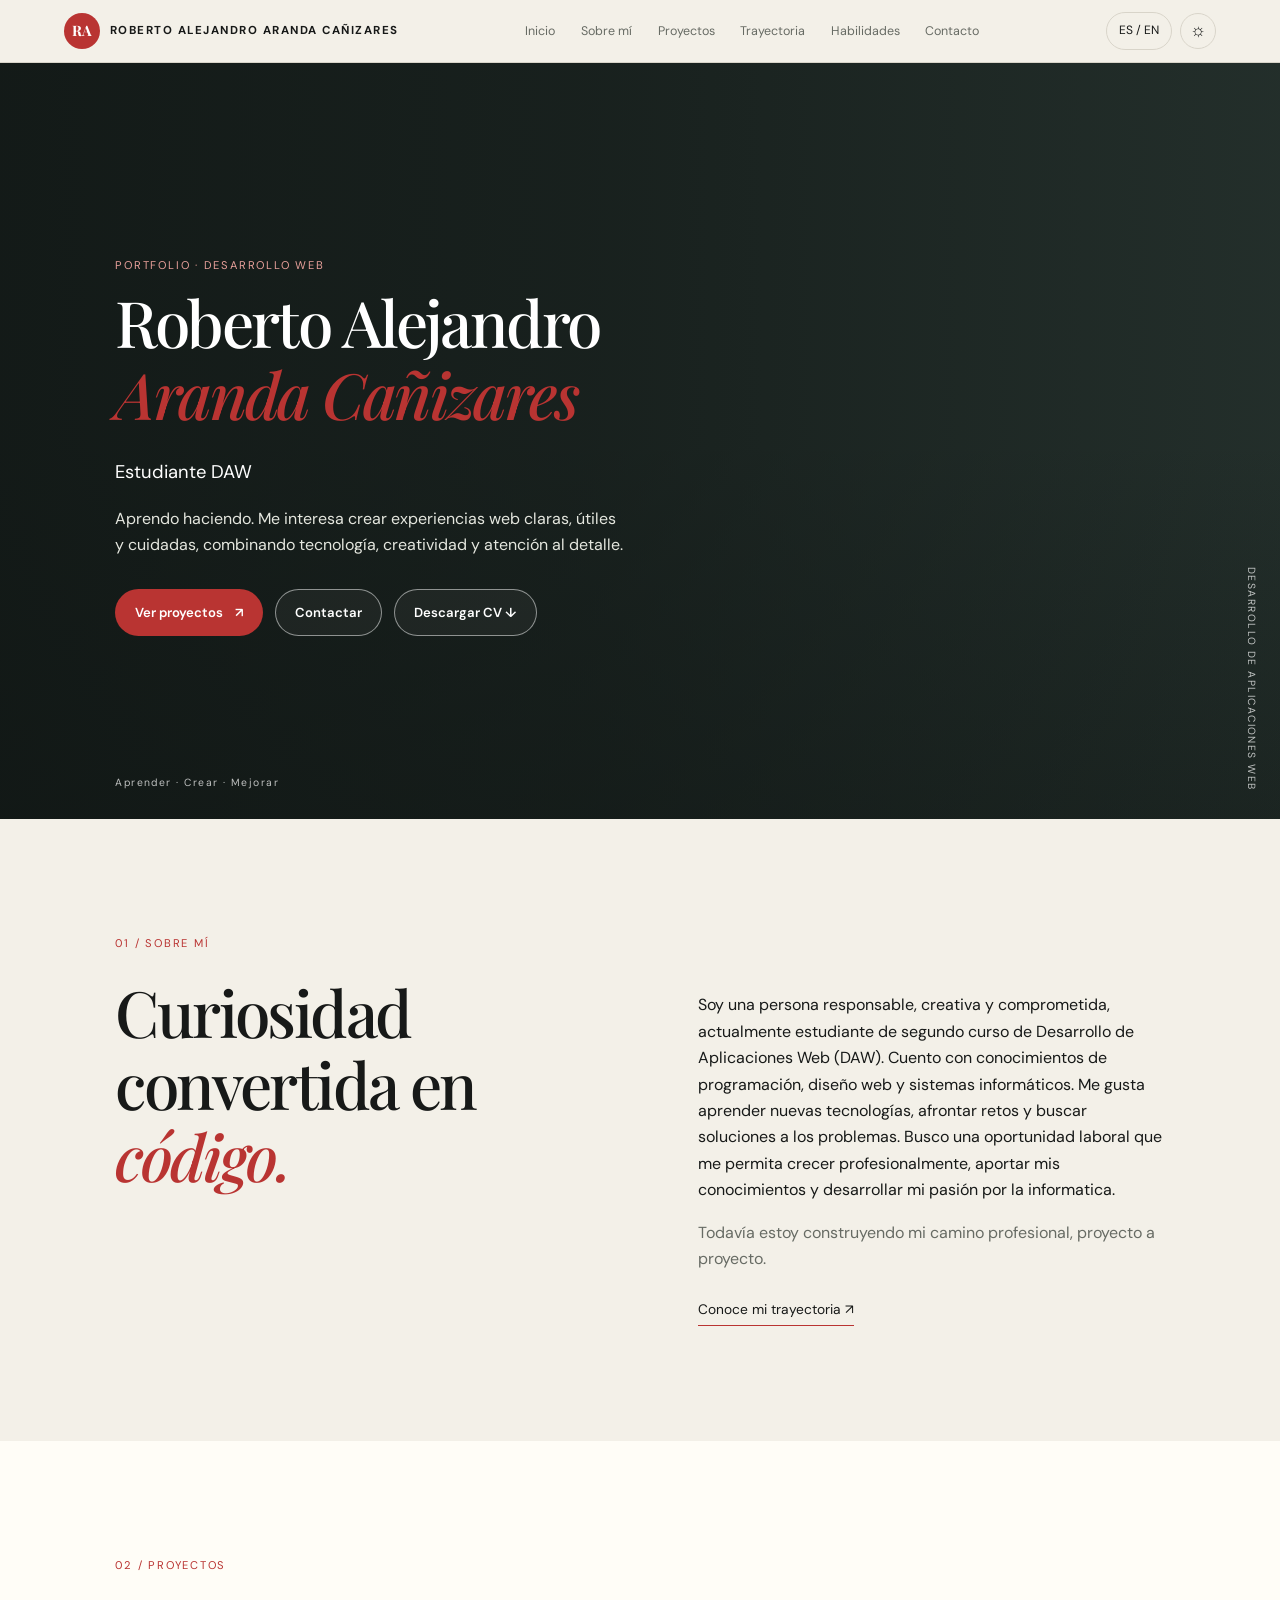
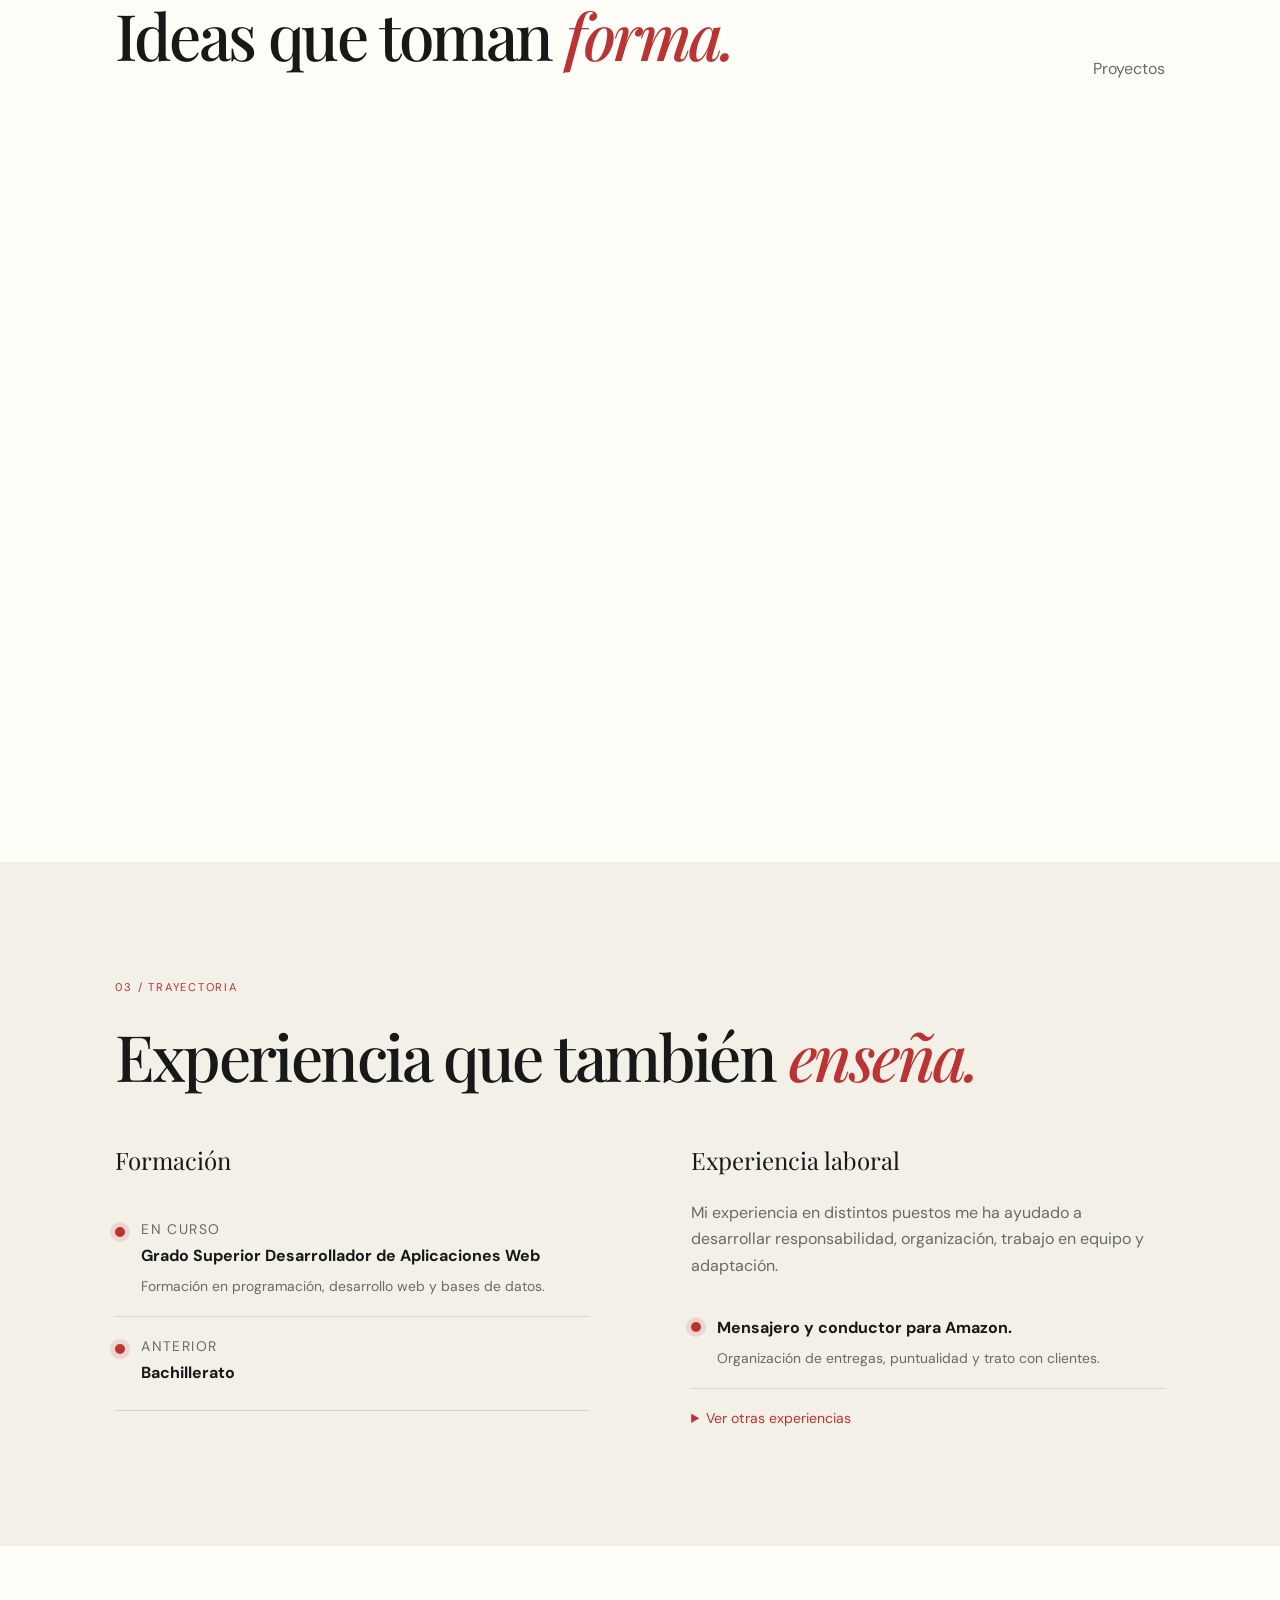
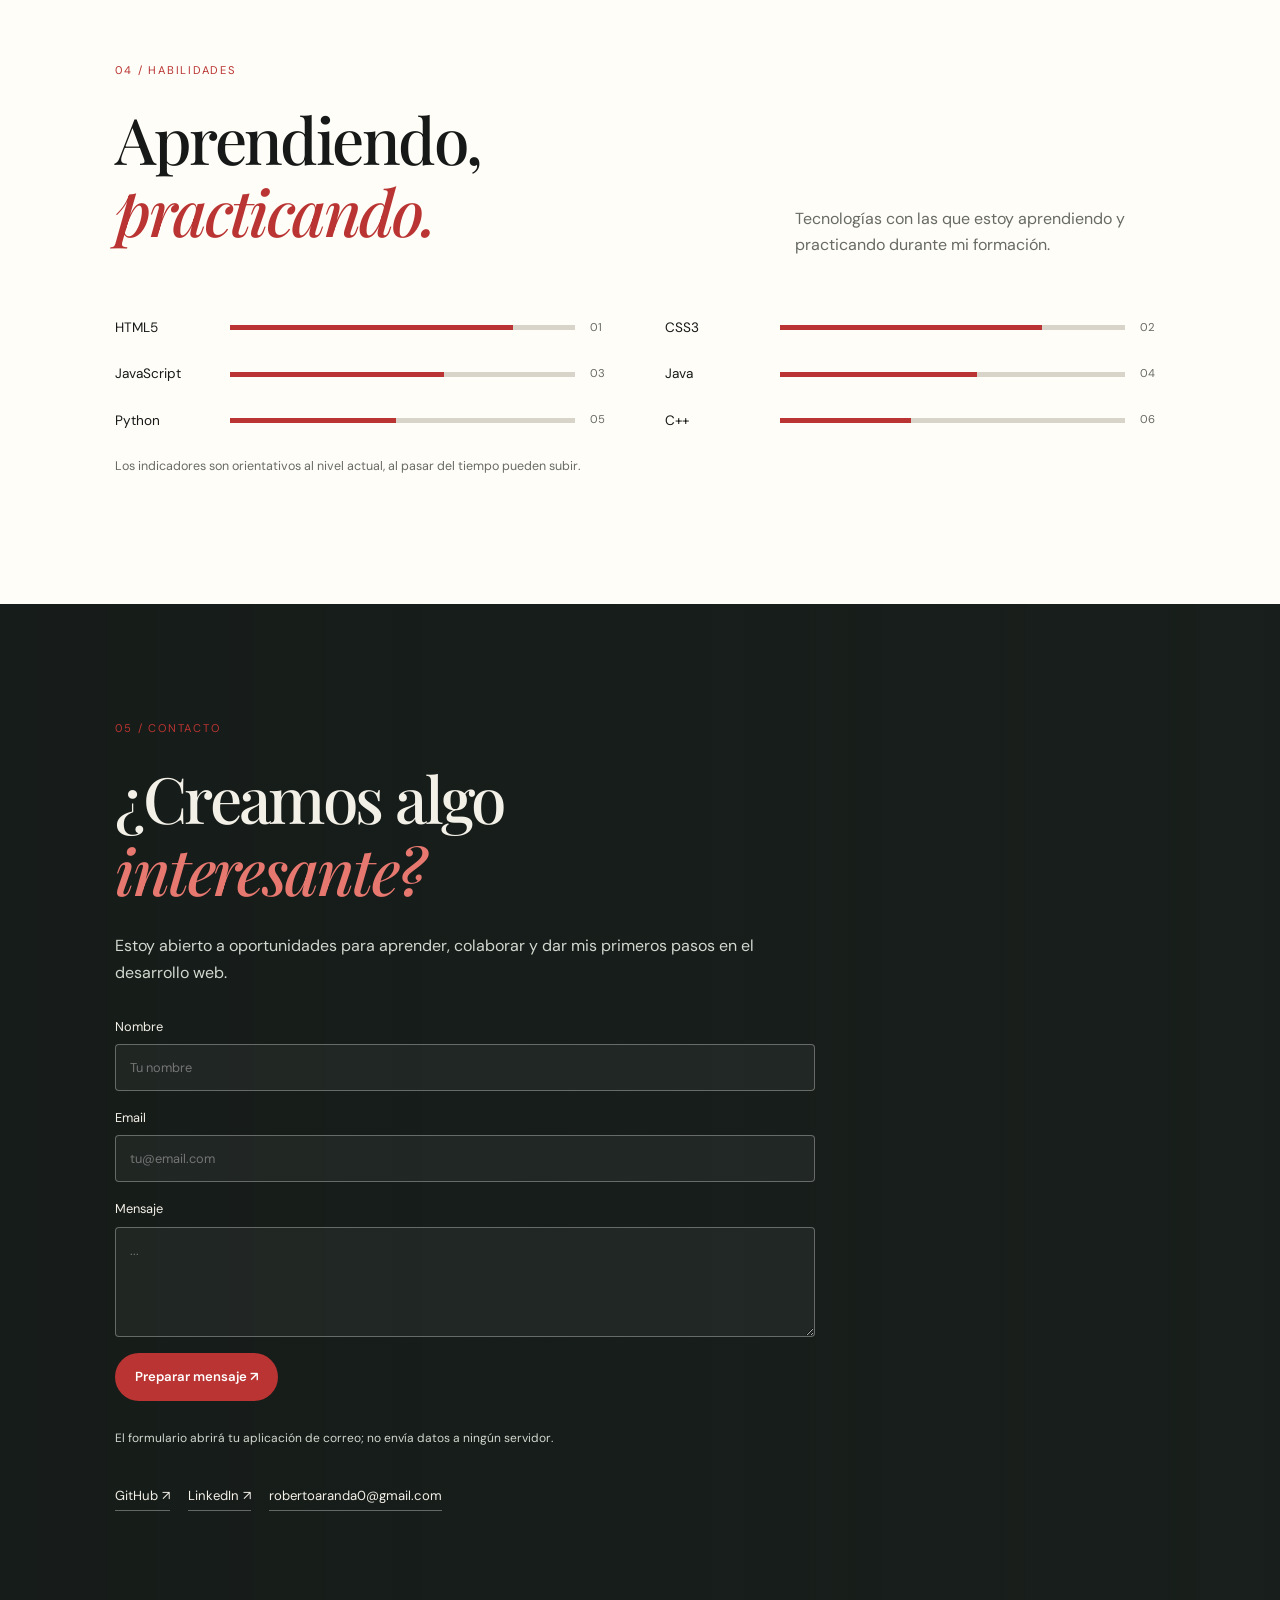
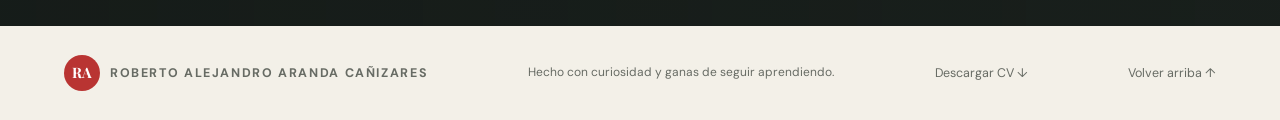
<file: index.html>
<!doctype html>
<html lang="es">
<head>
<meta charset="utf-8"><meta name="viewport" content="width=device-width, initial-scale=1">
<meta name="theme-color" content="#171918"><meta name="description" content="Portfolio de Roberto Alejandro Aranda Cañizares, estudiante Desarrollador de Aplicaciones Web">
<title>Roberto Alejandro Aranda Cañizares — Portfolio DAW</title><link rel="stylesheet" href="styles.css">
</head>
<body>
<a class="skip-link" href="#main" data-i18n="skip">Saltar al contenido</a>
<header class="topbar">
<a class="brand" href="#inicio" aria-label="Roberto Alejandro Aranda Cañizares, inicio"><span class="brand-mark">RA</span><span>ROBERTO ALEJANDRO ARANDA CAÑIZARES</span></a>
<button class="menu-toggle" aria-label="Abrir menú" aria-expanded="false"><span></span><span></span></button>
<nav class="nav" aria-label="Navegación principal">
<a href="#inicio" data-i18n="navHome">Inicio</a><a href="#sobre-mi" data-i18n="navAbout">Sobre mí</a><a href="#proyectos" data-i18n="navProjects">Proyectos</a><a href="#trayectoria" data-i18n="navPath">Trayectoria</a><a href="#habilidades" data-i18n="navSkills">Habilidades</a><a href="#contacto" data-i18n="navContact">Contacto</a>
</nav>
<div class="tools"><button id="language-toggle" class="text-button" aria-label="Switch language">ES / EN</button><button id="theme-toggle" class="icon-button" aria-label="Cambiar tema" title="Cambiar tema">☼</button></div>
</header>
<main id="main">
<section class="hero section" id="inicio"><div class="hero-image" role="img" aria-label="Montañas y lago al atardecer con árboles rojizos"></div><div class="hero-shade"></div><div class="hero-content reveal">
<p class="eyebrow" data-i18n="heroEyebrow">PORTFOLIO · DESARROLLO WEB</p><h2>Roberto Alejandro<br><em>Aranda Cañizares</em></h2><p class="hero-role" data-i18n="heroRole">Estudiante DAW</p>
<p class="hero-copy" data-i18n="heroCopy">Aprendo haciendo. Me interesa crear experiencias web claras, útiles y cuidadas, combinando tecnología, creatividad y atención al detalle.</p>
<div class="actions"><a class="button button-red" href="#proyectos" data-i18n="seeProjects">Ver proyectos <span>↗</span></a><a class="button button-outline" href="#contacto" data-i18n="contactMe">Contactar</a><a class="button button-outline" href="CV.pdf" download data-i18n="downloadCV">Descargar CV ↓</a></div>
</div><span class="hero-caption" data-i18n="heroCaption">Aprender · Crear · Mejorar</span><span class="vertical-note">DESARROLLO DE APLICACIONES WEB</span></section>
<section class="intro section" id="sobre-mi"><div class="section-index">01 / <span data-i18n="navAbout">Sobre mí</span></div><div class="intro-grid"><h2 data-i18n="aboutTitle">Curiosidad<br>convertida en <em>código.</em></h2><div class="intro-text"><p data-i18n="aboutText">Soy una persona responsable, creativa y comprometida, actualmente estudiante de segundo curso de Desarrollo de Aplicaciones Web (DAW). Cuento con conocimientos de programación, diseño web y sistemas informáticos. Me gusta aprender nuevas tecnologías, afrontar retos y buscar soluciones a los problemas. Busco una oportunidad laboral que me permita crecer profesionalmente, aportar mis conocimientos y desarrollar mi pasión por la informatica. </p><p class="muted" data-i18n="aboutNote">Todavía estoy construyendo mi camino profesional, proyecto a proyecto.</p><a class="under-link" href="#trayectoria" data-i18n="seePath">Conoce mi trayectoria ↗</a></div></div></section>
<section class="projects section" id="proyectos"><div class="section-heading"><div><div class="section-index">02 / <span data-i18n="navProjects">Proyectos</span></div><h2 data-i18n="projectsTitle">Ideas que toman <em>forma.</em></h2></div><p data-i18n="projectsIntro">Proyectos</p></div>
<div class="project-grid">
<article class="project-card project-one reveal"><div class="project-art art-dashboard"><div class="mini-top"><span>Espacio</span><span>☰</span></div><div class="mini-greeting" data-i18n="demoGreeting">Un espacio para ti</div><div class="mini-stats"><div><b>01</b><small data-i18n="demoTasks">Proyectos</small></div><div><b>82%</b><small data-i18n="demoProgress">progreso</small></div></div><div class="mini-bars"><i></i><i></i><i></i><i></i><i></i><i></i><i></i></div></div><div class="project-info"><div class="project-number">PROYECTO 01</div><h3 data-i18n="projectOneTitle">Signalis</h3><p data-i18n="projectOneDesc">Una interfaz conceptual, descripcion de personajes y juego, en versión 3D</p><a href="https://robertoaranda0-maker.github.io/Signalis/" download data-i18n="downloadCV">Ver Proyecto</a><div class="tags"><span>HTML</span><span>CSS</span><span>JavaScript</span></div>
</div><p class="demo-note" data-i18n="demoNote">Nota: Los proyectos son demostraciones visuales.</p></section>
<section class="path section" id="trayectoria"><div class="section-index">03 / <span data-i18n="navPath">Trayectoria</span></div><h2 data-i18n="pathTitle">Experiencia que también <em>enseña.</em></h2><div class="path-grid"><div><h3 data-i18n="education">Formación</h3><div class="timeline-item"><span class="timeline-dot"></span><div><p class="timeline-meta" data-i18n="currentStudy">En curso</p><h4 data-i18n="dawTitle">Grado Superior Desarrollador de Aplicaciones Web</h4><p data-i18n="dawDesc">Formación en programación, desarrollo web y bases de datos.</p></div></div><div class="timeline-item"><span class="timeline-dot"></span><div><p class="timeline-meta">Anterior</p><h4 data-i18n="bachTitle">Bachillerato</h4></div></div></div><div><h3 data-i18n="workExperience">Experiencia laboral</h3><p class="path-intro" data-i18n="workIntro">Mi experiencia en distintos puestos me ha ayudado a desarrollar responsabilidad, organización, trabajo en equipo y adaptación.</p><div class="timeline-item"><span class="timeline-dot"></span><div><h4>Mensajero y conductor para Amazon. </h4><p data-i18n="amazonDesc">Organización de entregas, puntualidad y trato con clientes.</div></div><details class="other-work"><summary data-i18n="otherJobs">Ver otras experiencias</summary><ul><li>Operario en almacén, organizador y exportación de pedidos. Arvato</li><li>Mozo carretillero y preparador de pedidos. Logista</li><li>Práctica como recepcionista y atención al cliente. Hotel Ebora</li><li>Repartidor, organización de pedidos. Pizzería Artesana La Piccola</li><li>Práctica en fabricación de piezas y dibujo técnico en Mecanizado. Vifesa</li><li>Práctica como monitor y entrenador personal en Gimnasio. AltaFit</li><li>Ayudante en electricidad, baja tensión en general. Particular</li><li>Ayudante taller mecánico, mecánica en general. Talleres en la zona</li><li>Técnico comercial. Electricidad y Gas para particulares. Avantforce</li></ul></details></div></div></section>
<section class="skills section" id="habilidades"><div class="section-heading"><div><div class="section-index">04 / <span data-i18n="navSkills">Habilidades</span></div><h2 data-i18n="skillsTitle">Aprendiendo, <em>practicando.</em></h2></div><p data-i18n="skillsIntro">Tecnologías con las que estoy aprendiendo y practicando durante mi formación.</p></div><div class="skill-list"><div class="skill"><span>HTML5</span><div class="skill-track"><i style="--level:82%"></i></div><small>01</small></div><div class="skill"><span>CSS3</span><div class="skill-track"><i style="--level:76%"></i></div><small>02</small></div><div class="skill"><span>JavaScript</span><div class="skill-track"><i style="--level:62%"></i></div><small>03</small></div><div class="skill"><span>Java</span><div class="skill-track"><i style="--level:57%"></i></div><small>04</small></div><div class="skill"><span>Python</span><div class="skill-track"><i style="--level:48%"></i></div><small>05</small></div><div class="skill"><span>C++</span><div class="skill-track"><i style="--level:38%"></i></div><small>06</small></div></div><p class="demo-note" data-i18n="skillNote">Los indicadores son orientativos al nivel actual, al pasar del tiempo pueden subir.</p></section>
<section class="contact section" id="contacto"><div class="contact-bg"></div><div class="contact-inner"><div class="section-index">05 / <span data-i18n="navContact">Contacto</span></div><h2 data-i18n="contactTitle">¿Creamos algo <em>interesante?</em></h2><p data-i18n="contactIntro">Estoy abierto a oportunidades para aprender, colaborar y dar mis primeros pasos en el desarrollo web.</p><form id="contact-form"><label><span data-i18n="formName">Nombre</span><input name="name" autocomplete="name" required placeholder="Tu nombre"></label><label><span>Email</span><input name="email" type="email" autocomplete="email" required placeholder="tu@email.com"></label><label><span data-i18n="formMessage">Mensaje</span><textarea name="message" rows="4" required placeholder="..."></textarea></label><button class="button button-red" type="submit" data-i18n="sendMessage">Preparar mensaje ↗</button><p id="form-status" class="form-status" role="status" aria-live="polite" data-i18n="formHint">El formulario abrirá tu aplicación de correo; no envía datos a ningún servidor.</p></form><div class="contact-links"><a href="https://github.com/robertoaranda0-maker" target="_blank" rel="noopener noreferrer">GitHub ↗</a><a href="https://www.linkedin.com/in/robertoarandac" target="_blank" rel="noopener noreferrer">LinkedIn ↗</a><a href="mailto:robertoaranda0@gmail.com">robertoaranda0@gmail.com</a></div></div></section>
</main>
<footer class="footer"><a class="brand" href="#inicio"><span class="brand-mark">RA</span><span>ROBERTO ALEJANDRO ARANDA CAÑIZARES</span></a><p data-i18n="footerLine">Hecho con curiosidad y ganas de seguir aprendiendo.</p><a href="CV.pdf" download data-i18n="downloadCV">Descargar CV ↓</a><a href="#inicio" data-i18n="backTop">Volver arriba ↑</a></footer>
<dialog id="project-dialog" class="project-dialog"><button class="dialog-close" aria-label="Cerrar">×</button><p class="eyebrow" id="dialog-eyebrow">PROYECTO</p><h2 id="dialog-title"></h2><p id="dialog-description"></p><p class="muted" id="dialog-note"></p></dialog>
<script src="script.js"></script>
</body></html>
</file>
<file: styles.css>
@import url('https://fonts.googleapis.com/css2?family=DM+Sans:wght@400;500;600;700&family=Playfair+Display:ital,wght@0,500;0,600;0,700;1,500;1,600&display=swap');
:root{--bg:#f3f0e8;--paper:#fffdf7;--ink:#171918;--muted:#676b64;--line:#d8d4c9;--red:#b93432;--moss:#71816c;--shadow:0 16px 40px #17191812;color-scheme:light}
[data-theme="dark"]{--bg:#171918;--paper:#202421;--ink:#f3f0e8;--muted:#b7b9b1;--line:#3b403b;--red:#df625a;--moss:#9aa88f;color-scheme:dark}
*{box-sizing:border-box}html{scroll-behavior:smooth;scroll-padding-top:85px}body{margin:0;background:var(--bg);color:var(--ink);font-family:'DM Sans',Arial,sans-serif;line-height:1.65;transition:background .3s,color .3s}a{color:inherit;text-decoration:none}button,input,textarea{font:inherit}button{cursor:pointer}.skip-link{position:absolute;left:-999px;top:10px;background:var(--paper);padding:10px;z-index:100}.skip-link:focus{left:10px}.topbar{position:sticky;top:0;z-index:20;display:flex;align-items:center;gap:24px;padding:12px clamp(18px,5vw,76px);background:color-mix(in srgb,var(--bg) 90%,transparent);backdrop-filter:blur(18px);border-bottom:1px solid var(--line)}.brand{display:flex;align-items:center;gap:10px;font-size:.72rem;letter-spacing:.13em;font-weight:700;white-space:nowrap}.brand-mark{display:grid;place-items:center;width:36px;height:36px;border-radius:50%;background:var(--red);color:#fff;font-family:'Playfair Display',serif;letter-spacing:0;font-size:.9rem}.nav{display:flex;justify-content:center;gap:clamp(10px,2vw,28px);flex:1}.nav a,.footer>a{font-size:.78rem;color:var(--muted);transition:color .2s}.nav a:hover,.footer>a:hover{color:var(--red)}.tools{display:flex;gap:8px;align-items:center}.text-button,.icon-button{border:1px solid var(--line);border-radius:999px;background:transparent;color:var(--ink);padding:8px 12px;font-size:.75rem}.icon-button{width:36px;height:36px;padding:0;font-size:1.1rem}.menu-toggle{display:none;background:transparent;border:0}.section{padding:clamp(64px,9vw,130px) clamp(20px,9vw,140px)}.hero{position:relative;min-height:min(760px,84vh);display:flex;align-items:center;overflow:hidden;color:#fff;padding-top:100px;padding-bottom:100px;background:#25312d}.hero-image,.hero-shade{position:absolute;inset:0}.hero-image{background-image:url('https://images.unsplash.com/photo-1470770841072-f978cf4d019e?auto=format&fit=crop&w=2200&q=85');background-size:cover;background-position:center 54%;transform:scale(1.02)}.hero-shade{background:linear-gradient(90deg,#101614d9 0%,#1016149c 46%,#10161418 100%),linear-gradient(0deg,#10161466,transparent 50%)}.hero-content{position:relative;z-index:1;max-width:660px}.eyebrow,.section-index,.project-number{font-size:.7rem;letter-spacing:.16em;text-transform:uppercase}.eyebrow{color:#e8a09a}.hero h1{font:500 clamp(4rem,9vw,8.5rem)/.98 'Playfair Display',Georgia,serif;letter-spacing:-.055em;margin:24px 0}.hero h1 em,h2 em{color:var(--red);font-weight:500}.hero h1 em{color:#e77870}.hero-role{font-size:1.15rem}.hero-copy{max-width:510px;color:#e5e7df}.actions{display:flex;gap:12px;flex-wrap:wrap;margin-top:30px}.button{display:inline-flex;justify-content:center;align-items:center;gap:12px;padding:12px 19px;border-radius:999px;border:1px solid transparent;font-weight:600;font-size:.82rem;transition:transform .2s,background .2s}.button:hover{transform:translateY(-2px)}.button-red{background:var(--red);color:white}.button-outline{border-color:#ffffff80;color:#fff;background:#ffffff0b}.hero-caption,.vertical-note{position:absolute;z-index:1;bottom:28px;font-size:.65rem;letter-spacing:.14em;color:#ffffffb8}.hero-caption{left:clamp(20px,9vw,140px)}.vertical-note{right:20px;writing-mode:vertical-rl}.section-index{color:var(--red);margin-bottom:24px}.intro-grid{display:grid;grid-template-columns:1fr 1fr;gap:9vw;align-items:start}.section h2{font:500 clamp(2.5rem,5vw,5rem)/1.12 'Playfair Display',Georgia,serif;letter-spacing:-.04em;margin:0 0 28px}.intro-text{max-width:570px}.muted,.demo-note,.section-heading>p,.path-intro{color:var(--muted)}.under-link{display:inline-block;margin-top:10px;border-bottom:1px solid var(--red);padding-bottom:4px;font-size:.86rem}.section-heading{display:flex;justify-content:space-between;gap:40px;align-items:end;margin-bottom:42px}.section-heading>p{max-width:370px}.projects{background:var(--paper)}.project-grid{display:grid;grid-template-columns:repeat(2,minmax(0,1fr));gap:26px}.project-card{border:1px solid var(--line);background:var(--bg);box-shadow:var(--shadow);overflow:hidden}.project-art{height:270px;position:relative;overflow:hidden}.art-dashboard{padding:25px;background:linear-gradient(140deg,#d7e0d0,#f0e8d9);color:#202821}.mini-top{display:flex;justify-content:space-between;border-bottom:1px solid #20282130;padding-bottom:12px;font-family:'Playfair Display',serif}.mini-greeting{font:1.7rem 'Playfair Display',serif;margin:25px 0}.mini-stats{display:flex;gap:12px}.mini-stats div{background:#ffffffa8;padding:12px 20px;min-width:90px}.mini-stats b,.mini-stats small{display:block}.mini-stats b{font-size:1.4rem}.mini-stats small{font-size:.7rem}.mini-bars{height:65px;display:flex;align-items:end;gap:8px;margin-top:15px}.mini-bars i{flex:1;background:#7a8c72;border-radius:4px 4px 0 0;height:var(--h,50%)}.mini-bars i:nth-child(2){height:70%}.mini-bars i:nth-child(3){height:40%}.mini-bars i:nth-child(4){height:85%}.mini-bars i:nth-child(5){height:60%}.mini-bars i:nth-child(6){height:95%}.mini-bars i:nth-child(7){height:72%}.art-travel{background:linear-gradient(#c9d5d0,#e8d5b8);color:#fff}.travel-sun{position:absolute;right:17%;top:17%;width:55px;height:55px;border-radius:50%;background:#bf5146}.travel-mountain{position:absolute;bottom:-40px;width:120%;height:70%;clip-path:polygon(0 100%,0 60%,15% 30%,29% 60%,48% 5%,65% 52%,78% 22%,100% 65%,100% 100%)}.travel-mountain.back{background:#788e86;left:-10%;bottom:8px}.travel-mountain.front{background:#394f47;left:-2%;bottom:-28px}.travel-label,.travel-bottom{position:absolute;z-index:2;letter-spacing:.15em;font-size:.7rem}.travel-label{top:20px;left:22px}.travel-bottom{bottom:18px;left:22px;right:22px;display:flex;justify-content:space-between;align-items:center}.project-info{padding:24px}.project-number{color:var(--red);font-size:.62rem}.project-info h3{font:1.7rem 'Playfair Display',serif;margin:10px 0}.project-info p{color:var(--muted);font-size:.9rem}.tags{display:flex;gap:8px;flex-wrap:wrap;margin:18px 0}.tags span{border:1px solid var(--line);padding:4px 9px;border-radius:999px;font-size:.7rem}.details-button{border:0;background:none;padding:0;color:var(--red);font-weight:600}.demo-note{font-size:.78rem;margin-top:24px}.path-grid{display:grid;grid-template-columns:1fr 1fr;gap:8vw}.path-grid h3{font:1.5rem 'Playfair Display',serif}.timeline-item{display:flex;gap:16px;padding:18px 0;border-bottom:1px solid var(--line)}.timeline-dot{flex:none;width:10px;height:10px;margin-top:9px;border-radius:50%;background:var(--red);box-shadow:0 0 0 5px color-mix(in srgb,var(--red) 13%,transparent)}.timeline-meta{font-size:.7rem;color:var(--red);text-transform:uppercase;letter-spacing:.1em}.timeline-item h4{margin:2px 0 6px}.timeline-item p{margin:0;color:var(--muted);font-size:.87rem}.other-work{margin-top:18px;font-size:.88rem}.other-work summary{cursor:pointer;color:var(--red)}.other-work li{margin:8px 0;color:var(--muted)}.skills{background:var(--paper)}.skill-list{display:grid;grid-template-columns:1fr 1fr;gap:24px 50px}.skill{display:grid;grid-template-columns:100px 1fr 25px;align-items:center;gap:15px;font-size:.85rem}.skill-track{height:5px;background:var(--line);overflow:hidden}.skill-track i{display:block;height:100%;width:var(--level);background:var(--red)}.skill small{color:var(--muted)}.contact{position:relative;overflow:hidden;background:#202824;color:#f3f0e8}.contact-bg{position:absolute;inset:0;background:linear-gradient(90deg,#151b18ed,#151b18b8),url('https://images.unsplash.com/photo-1470252649378-9c29740c9fa8?auto=format&fit=crop&w=1800&q=80') center/cover}.contact-inner{position:relative;max-width:700px}.contact h2 em{color:#e77870}.contact-inner>p{color:#d2d7cf}.contact form{display:grid;gap:16px;margin-top:30px}.contact label{display:grid;gap:7px;font-size:.8rem}.contact input,.contact textarea{width:100%;padding:12px 14px;border:1px solid #ffffff50;background:#ffffff0c;color:white;border-radius:4px;outline-offset:3px}.contact input:focus,.contact textarea:focus{border-color:#e77870}.contact form .button{justify-self:start}.form-status{font-size:.75rem;color:#d2d7cf}.contact-links{display:flex;gap:18px;flex-wrap:wrap;margin-top:25px;font-size:.82rem}.contact-links a{border-bottom:1px solid #ffffff55;padding-bottom:3px}.footer{display:flex;align-items:center;justify-content:space-between;gap:20px;padding:25px clamp(20px,5vw,76px);flex-wrap:wrap}.footer p{font-size:.75rem;color:var(--muted)}.project-dialog{max-width:520px;width:calc(100% - 30px);border:1px solid var(--line);background:var(--paper);color:var(--ink);padding:35px;box-shadow:var(--shadow)}.project-dialog::backdrop{background:#0b100dcc;backdrop-filter:blur(5px)}.dialog-close{float:right;border:0;background:none;color:var(--ink);font-size:1.5rem}.reveal{animation:rise .7s both}.project-card:nth-child(2){animation-delay:.12s}@keyframes rise{from{opacity:0;transform:translateY(18px)}to{opacity:1;transform:translateY(0)}}@media(prefers-reduced-motion:reduce){*,*::before,*::after{scroll-behavior:auto!important;animation-duration:.01ms!important;transition-duration:.01ms!important}}@media(max-width:900px){.topbar{gap:12px}.nav{gap:12px}.nav a{font-size:.7rem}.brand>span:last-child{display:none}.section{padding:70px 6vw}.hero{min-height:680px}.section-heading{align-items:start;flex-direction:column;gap:0}}@media(max-width:680px){.topbar{justify-content:space-between}.brand>span:last-child{display:inline}.menu-toggle{display:flex;flex-direction:column;gap:5px;padding:10px;margin-left:auto}.menu-toggle span{width:22px;height:2px;background:var(--ink)}.nav{display:none;position:absolute;top:100%;left:0;right:0;padding:20px;background:var(--bg);border-bottom:1px solid var(--line);flex-direction:column;align-items:stretch}.nav.open{display:flex}.nav a{font-size:.9rem;padding:8px}.tools{gap:5px}.text-button{padding:8px}.hero{min-height:700px}.hero h1{font-size:clamp(4rem,17vw,6.5rem)}.vertical-note{display:none}.intro-grid,.path-grid,.project-grid,.skill-list{grid-template-columns:1fr}.intro-grid{gap:20px}.project-art{height:235px}.skill{grid-template-columns:90px 1fr 22px;gap:10px}.footer{align-items:flex-start;flex-direction:column;gap:8px}.contact-links{flex-direction:column;align-items:flex-start}}
</file>
